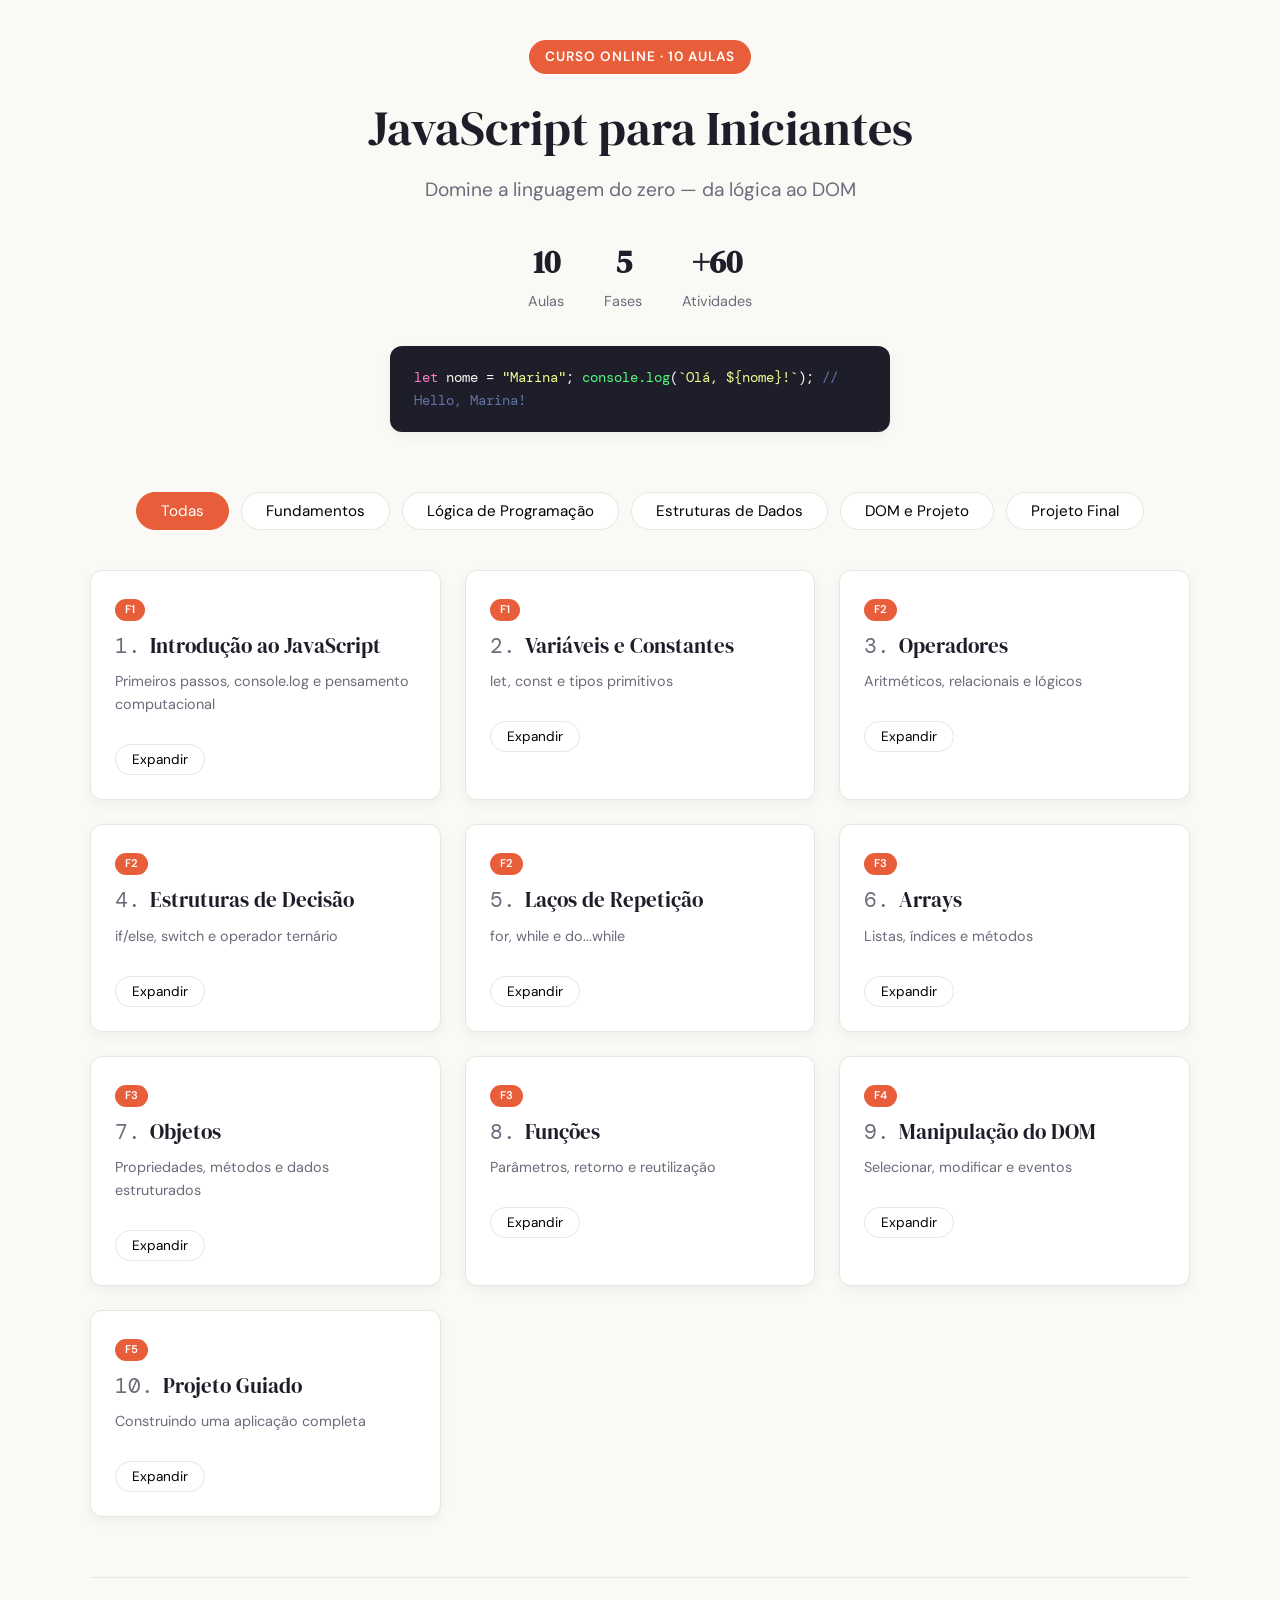
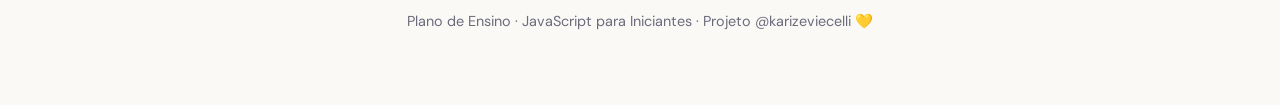
<file: planoensino.html>
<!DOCTYPE html>
<html lang="pt-BR">
<head>
  <meta charset="UTF-8">
  <meta name="viewport" content="width=device-width, initial-scale=1.0">
  <title>Plano de Ensino · JavaScript para Iniciantes</title>
  <link rel="preconnect" href="https://fonts.googleapis.com">
  <link rel="preconnect" href="https://fonts.gstatic.com" crossorigin>
  <link href="https://fonts.googleapis.com/css2?family=DM+Serif+Display:ital@0;1&family=DM+Sans:opsz,wght@9..40,400;9..40,600&family=DM+Mono:wght@400&display=swap" rel="stylesheet">
  <style>
    :root {
      --bg: #faf9f6;
      --surface: #ffffff;
      --text: #1e1e2a;
      --text-muted: #6b6b7b;
      --accent: #e85d3a;
      --border: #e8e6e0;
      --radius: 12px;
      --shadow: 0 4px 12px rgba(0, 0, 0, 0.05);
    }
    * {
      box-sizing: border-box;
      margin: 0;
      padding: 0;
    }
    body {
      background: var(--bg);
      color: var(--text);
      font-family: 'DM Sans', sans-serif;
      line-height: 1.6;
      padding: 0 20px;
    }
    h1, h2, h3, h4, h5, h6 {
      font-family: 'DM Serif Display', serif;
      font-weight: 400;
    }
    code {
      font-family: 'DM Mono', monospace;
      background: var(--border);
      padding: 0.2em 0.4em;
      border-radius: 4px;
      font-size: 0.9em;
    }
    .container {
      max-width: 1100px;
      margin: 0 auto;
      padding: 40px 0;
    }
    /* HERO */
    .hero {
      text-align: center;
      margin-bottom: 60px;
    }
    .badge {
      display: inline-block;
      background: var(--accent);
      color: #fff;
      font-size: 0.85rem;
      font-weight: 600;
      padding: 6px 16px;
      border-radius: 20px;
      text-transform: uppercase;
      letter-spacing: 1px;
      margin-bottom: 16px;
    }
    .hero h1 {
      font-size: 3rem;
      margin-bottom: 8px;
    }
    .hero .subtitle {
      font-size: 1.2rem;
      color: var(--text-muted);
      margin-bottom: 32px;
    }
    .stats {
      display: flex;
      justify-content: center;
      gap: 40px;
      margin-bottom: 32px;
    }
    .stat {
      text-align: center;
    }
    .stat .number {
      display: block;
      font-size: 2rem;
      font-weight: 600;
      font-family: 'DM Serif Display', serif;
    }
    .stat .label {
      font-size: 0.9rem;
      color: var(--text-muted);
    }
    .code-preview {
      background: #1e1e2a;
      color: #f8f8f2;
      padding: 20px 24px;
      border-radius: var(--radius);
      text-align: left;
      font-family: 'DM Mono', monospace;
      font-size: 0.9rem;
      max-width: 500px;
      margin: 0 auto;
      overflow-x: auto;
      box-shadow: var(--shadow);
    }
    .code-preview span.comment { color: #6272a4; }
    .code-preview span.keyword { color: #ff79c6; }
    .code-preview span.func { color: #50fa7b; }
    .code-preview span.string { color: #f1fa8c; }
    /* PHASE BAR */
    .phase-bar {
      display: flex;
      flex-wrap: wrap;
      justify-content: center;
      gap: 12px;
      margin-bottom: 40px;
    }
    .phase-btn {
      background: var(--surface);
      border: 1px solid var(--border);
      padding: 8px 24px;
      border-radius: 24px;
      font-family: 'DM Sans', sans-serif;
      font-size: 0.95rem;
      cursor: pointer;
      transition: all 0.2s;
    }
    .phase-btn:hover,
    .phase-btn.active {
      background: var(--accent);
      color: #fff;
      border-color: var(--accent);
    }
    /* LESSONS GRID */
    .aulas-grid {
      display: grid;
      grid-template-columns: repeat(auto-fill, minmax(300px, 1fr));
      gap: 24px;
    }
    .aula-card {
      background: var(--surface);
      border: 1px solid var(--border);
      border-radius: var(--radius);
      padding: 24px;
      box-shadow: var(--shadow);
      transition: all 0.2s;
      cursor: pointer;
    }
    .aula-card:hover {
      border-color: var(--accent);
    }
    .aula-card .phase-tag {
      display: inline-block;
      background: var(--accent);
      color: #fff;
      font-size: 0.7rem;
      padding: 2px 10px;
      border-radius: 12px;
      margin-bottom: 8px;
      font-weight: 600;
      text-transform: uppercase;
    }
    .aula-card h3 {
      font-size: 1.3rem;
      margin-bottom: 8px;
    }
    .aula-card h3 .num {
      color: var(--text-muted);
      font-family: 'DM Mono', monospace;
      margin-right: 4px;
    }
    .aula-card .sub {
      color: var(--text-muted);
      font-size: 0.9rem;
      margin-bottom: 16px;
    }
    .aula-card .expand-area {
      display: none;
      margin-top: 16px;
      border-top: 1px solid var(--border);
      padding-top: 16px;
    }
    .aula-card.expanded .expand-area {
      display: block;
    }
    .expand-area h4 {
      font-family: 'DM Sans', sans-serif;
      font-weight: 600;
      margin-bottom: 8px;
    }
    .expand-area ul {
      list-style: none;
      padding: 0;
    }
    .expand-area li {
      position: relative;
      padding-left: 20px;
      margin-bottom: 4px;
    }
    .expand-area li::before {
      content: '→';
      position: absolute;
      left: 0;
      color: var(--accent);
    }
    .expand-btn {
      background: none;
      border: 1px solid var(--border);
      padding: 6px 16px;
      border-radius: 20px;
      cursor: pointer;
      font-family: 'DM Sans', sans-serif;
      font-size: 0.85rem;
      margin-top: 12px;
      transition: all 0.2s;
    }
    .expand-btn:hover {
      background: var(--accent);
      color: #fff;
    }
    /* FOOTER */
    footer {
      text-align: center;
      padding: 32px 0;
      margin-top: 60px;
      border-top: 1px solid var(--border);
      color: var(--text-muted);
      font-size: 0.9rem;
    }
    footer strong {
      color: var(--text);
    }
    /* Responsive */
    @media (max-width: 600px) {
      .hero h1 { font-size: 2rem; }
      .stats { gap: 20px; }
      .stat .number { font-size: 1.5rem; }
      .aulas-grid { grid-template-columns: 1fr; }
    }
  </style>
</head>
<body>
  <div class="container">
    <!-- HERO -->
    <section class="hero">
      <span class="badge">Curso Online · 10 Aulas</span>
      <h1>JavaScript para Iniciantes</h1>
      <p class="subtitle">Domine a linguagem do zero — da lógica ao DOM</p>
      <div class="stats">
        <div class="stat">
          <span class="number">10</span>
          <span class="label">Aulas</span>
        </div>
        <div class="stat">
          <span class="number">5</span>
          <span class="label">Fases</span>
        </div>
        <div class="stat">
          <span class="number">+60</span>
          <span class="label">Atividades</span>
        </div>
      </div>
      <div class="code-preview">
        <span class="keyword">let</span> nome = <span class="string">"Marina"</span>;
        <span class="func">console.log</span>(<span class="string">`Olá, ${nome}!`</span>); <span class="comment">// Hello, Marina!</span>
      </div>
    </section>

    <!-- PHASE BAR -->
    <nav class="phase-bar" id="phaseBar">
      <button class="phase-btn active" data-phase="all">Todas</button>
      <button class="phase-btn" data-phase="f1">Fundamentos</button>
      <button class="phase-btn" data-phase="f2">Lógica de Programação</button>
      <button class="phase-btn" data-phase="f3">Estruturas de Dados</button>
      <button class="phase-btn" data-phase="f4">DOM e Projeto</button>
      <button class="phase-btn" data-phase="f5">Projeto Final</button>
    </nav>

    <!-- AULAS GRID -->
    <div class="aulas-grid" id="aulasGrid"></div>

    <!-- FOOTER -->
    <footer>
      Plano de Ensino · JavaScript para Iniciantes · Projeto @karizeviecelli 💛
    </footer>
  </div>

  <script>
    const aulasData = [
      {
        num: "1",
        titulo: "Introdução ao JavaScript",
        sub: "Primeiros passos, console.log e pensamento computacional",
        grupo: "f1",
        conteudo: [
          "O que é JavaScript?",
          "Ferramentas: navegador e editor",
          "Seu primeiro programa",
          "Sintaxe básica",
          "Console.log como depurador",
          "Pensamento computacional",
          "Comentários no código",
          "Boas práticas iniciais"
        ],
        pratica: [
          "Escreva 'Olá, Mundo!' no console",
          "Crie um programa que some dois números",
          "Use console.log para mostrar seu nome",
          "Comente três linhas de código",
          "Identifique um erro de sintaxe",
          "Explique o que é pensamento computacional"
        ],
        objetivo: [
          "Configurar ambiente de desenvolvimento",
          "Escrever código JavaScript básico",
          "Entender a função do console.log",
          "Aplicar princípios do pensamento computacional"
        ]
      },
      {
        num: "2",
        titulo: "Variáveis e Constantes",
        sub: "let, const e tipos primitivos",
        grupo: "f1",
        conteudo: [
          "Declaração de variáveis com let",
          "Declaração de constantes com const",
          "Tipos primitivos: string, number, boolean",
          "typeof para verificar tipos",
          "Conversão de tipos",
          "Escopo de variáveis",
          "Boas práticas de nomeação",
          "Diferenças entre var, let e const"
        ],
        pratica: [
          "Declare três variáveis com let e atribua valores",
          "Crie uma constante para PI",
          "Use typeof para cada tipo primitivo",
          "Converta string para número",
          "Teste escopo com bloco if",
          "Renomeie variáveis seguindo padrão camelCase"
        ],
        objetivo: [
          "Declarar variáveis e constantes",
          "Diferenciar tipos primitivos",
          "Utilizar typeof",
          "Compreender escopo e boas práticas"
        ]
      },
      {
        num: "3",
        titulo: "Operadores",
        sub: "Aritméticos, relacionais e lógicos",
        grupo: "f2",
        conteudo: [
          "Operadores aritméticos (+, -, *, /, %)",
          "Operadores relacionais (>, <, >=, <=, ==, ===, !=)",
          "Operadores lógicos (&&, ||, !)",
          "Precedência de operadores",
          "Operadores de atribuição",
          "Operador ternário",
          "Incremento e decremento",
          "Exercícios de expressões"
        ],
        pratica: [
          "Calcule a média de três notas",
          "Verifique se um número é par ou ímpar",
          "Combine duas condições com &&",
          "Use || para verificar se uma variável é válida",
          "Escreva expressão com operador ternário",
          "Analise precedência em uma expressão complexa"
        ],
        objetivo: [
          "Utilizar operadores aritméticos",
          "Comparar valores com relacionais",
          "Combinar condições com lógicos",
          "Resolver expressões respeitando precedência"
        ]
      },
      {
        num: "4",
        titulo: "Estruturas de Decisão",
        sub: "if/else, switch e operador ternário",
        grupo: "f2",
        conteudo: [
          "Estrutura if/else",
          "Múltiplos else if",
          "Switch case",
          "Operador ternário para decisões simples",
          "Aninhamento de estruturas",
          "Condições com lógicos combinados",
          "Truthy e falsy",
          "Boas práticas em decisões"
        ],
        pratica: [
          "Crie um sistema de notas (A, B, C)",
          "Use switch para dia da semana",
          "Resolva um problema com ternário",
          "Combine if com &&",
          "Verifique se um número está em um intervalo",
          "Reescreva if/else como switch"
        ],
        objetivo: [
          "Implementar if/else para decisões",
          "Utilizar switch para múltiplos casos",
          "Aplicar operador ternário",
          "Avaliar condições com truthy/falsy"
        ]
      },
      {
        num: "5",
        titulo: "Laços de Repetição",
        sub: "for, while e do...while",
        grupo: "f2",
        conteudo: [
          "Laço for: estrutura e uso",
          "Laço while: quando usar",
          "Laço do...while: execução garantida",
          "Controle de fluxo: break e continue",
          "Laços aninhados",
          "Iteração sobre arrays",
          "Laço for...in e for...of (introdução)",
          "Evitando loops infinitos"
        ],
        pratica: [
          "Imprima números de 1 a 10 com for",
          "Escreva while que soma até 100",
          "Use do...while para ler entrada",
          "Pare um loop com break",
          "Pule um número com continue",
          "Crie uma tabuada com laço aninhado"
        ],
        objetivo: [
          "Implementar laços for",
          "Diferenciar while de do...while",
          "Controlar fluxo com break e continue",
          "Iterar sobre arrays"
        ]
      },
      {
        num: "6",
        titulo: "Arrays",
        sub: "Listas, índices e métodos",
        grupo: "f3",
        conteudo: [
          "Criação e acesso a arrays",
          "Índices e comprimento (length)",
          "Métodos push, pop, shift, unshift",
          "Métodos slice, splice, concat",
          "Iteração com forEach",
          "Métodos map, filter, reduce",
          "Busca com indexOf e includes",
          "Arrays multidimensionais"
        ],
        pratica: [
          "Crie um array de frutas e liste-as",
          "Adicione e remova itens com push/pop",
          "Use slice para copiar parte do array",
          "Filtre números pares com filter",
          "Transforme array com map",
          "Calcule soma com reduce"
        ],
        objetivo: [
          "Criar e manipular arrays",
          "Usar métodos principais",
          "Iterar com forEach",
          "Aplicar map, filter e reduce"
        ]
      },
      {
        num: "7",
        titulo: "Objetos",
        sub: "Propriedades, métodos e dados estruturados",
        grupo: "f3",
        conteudo: [
          "Criação de objetos literais",
          "Propriedades e valores",
          "Acesso com notação de ponto e colchetes",
          "Métodos em objetos",
          "Objetos aninhados",
          "Iteração com for...in",
          "Object.keys, values, entries",
          "JSON.stringify e JSON.parse"
        ],
        pratica: [
          "Crie um objeto pessoa com nome, idade, cidade",
          "Adicione um método que cumprimente",
          "Acesse propriedades com colchetes",
          "Itere sobre o objeto com for...in",
          "Converta objeto para JSON",
          "Crie um array de objetos e filtre"
        ],
        objetivo: [
          "Criar e acessar objetos",
          "Incluir métodos",
          "Navegar por objetos aninhados",
          "Converter para JSON"
        ]
      },
      {
        num: "8",
        titulo: "Funções",
        sub: "Parâmetros, retorno e reutilização",
        grupo: "f3",
        conteudo: [
          "Declaração de função",
          "Parâmetros e argumentos",
          "Retorno com return",
          "Escopo em funções",
          "Arrow functions",
          "Funções como argumento (callbacks)",
          "Parâmetros rest e default",
          "Funções anônimas"
        ],
        pratica: [
          "Crie função que receba dois números e retorne soma",
          "Escreva função que verifique se um número é positivo",
          "Use arrow function para multiplicar",
          "Crie um callback para filtrar array",
          "Implemente função com parâmetro default",
          "Chame uma função dentro de outra"
        ],
        objetivo: [
          "Declarar funções com parâmetros",
          "Retornar valores",
          "Utilizar arrow functions",
          "Entender callbacks e escopo"
        ]
      },
      {
        num: "9",
        titulo: "Manipulação do DOM",
        sub: "Selecionar, modificar e eventos",
        grupo: "f4",
        conteudo: [
          "O que é o DOM?",
          "Selecionar elementos: getElementById, querySelector",
          "Modificar conteúdo: textContent, innerHTML",
          "Modificar atributos e classes",
          "Criar e remover elementos",
          "Eventos: click, mouseover, keydown",
          "Evento load e DOMContentLoaded",
          "Delegação de eventos"
        ],
        pratica: [
          "Selecione um elemento e mude seu texto",
          "Adicione uma classe a um elemento",
          "Crie um botão que muda cor de fundo",
          "Capture tecla pressionada",
          "Crie uma lista dinâmica com input",
          "Implemente delegação de evento"
        ],
        objetivo: [
          "Selecionar elementos do DOM",
          "Modificar conteúdo e estilo",
          "Responder a eventos",
          "Criar elementos dinamicamente"
        ]
      },
      {
        num: "10",
        titulo: "Projeto Guiado",
        sub: "Construindo uma aplicação completa",
        grupo: "f5",
        conteudo: [
          "Planejamento do projeto",
          "Estrutura HTML semântica",
          "Estilização responsiva",
          "Lógica JavaScript central",
          "Manipulação do DOM avançada",
          "Uso de localStorage",
          "Testes e depuração",
          "Publicação no GitHub Pages"
        ],
        pratica: [
          "Defina o tema do projeto",
          "Crie o esqueleto HTML",
          "Implemente funcionalidade de adicionar item",
          "Use localStorage para persistir dados",
          "Adicione filtro de itens",
          "Publique online"
        ],
        objetivo: [
          "Planejar um projeto completo",
          "Integrar HTML, CSS e JS",
          "Utilizar localStorage",
          "Publicar aplicação"
        ]
      }
    ];

    const grid = document.getElementById('aulasGrid');
    const phaseBtns = document.querySelectorAll('.phase-btn');
    let currentPhase = 'all';

    function renderAulas(phase) {
      const filtered = phase === 'all' ? aulasData : aulasData.filter(a => a.grupo === phase);
      grid.innerHTML = filtered.map(aula => `
        <div class="aula-card" data-grupo="${aula.grupo}">
          <span class="phase-tag">${aula.grupo}</span>
          <h3><span class="num">${aula.num}.</span> ${aula.titulo}</h3>
          <p class="sub">${aula.sub}</p>
          <div class="expand-area">
            <h4>Conteúdo</h4>
            <ul>${aula.conteudo.map(item => `<li>${item}</li>`).join('')}</ul>
            <h4>Prática</h4>
            <ul>${aula.pratica.map(item => `<li>${item}</li>`).join('')}</ul>
            <h4>Objetivos</h4>
            <ul>${aula.objetivo.map(item => `<li>${item}</li>`).join('')}</ul>
          </div>
          <button class="expand-btn" onclick="toggleExpand(this)">Expandir</button>
        </div>
      `).join('');
    }

    window.toggleExpand = function(btn) {
      const card = btn.closest('.aula-card');
      card.classList.toggle('expanded');
      btn.textContent = card.classList.contains('expanded') ? 'Recolher' : 'Expandir';
    };

    phaseBtns.forEach(btn => {
      btn.addEventListener('click', function() {
        phaseBtns.forEach(b => b.classList.remove('active'));
        this.classList.add('active');
        currentPhase = this.dataset.phase;
        renderAulas(currentPhase);
      });
    });

    // Initial render
    renderAulas('all');
  </script>
</body>
</html>
</file>
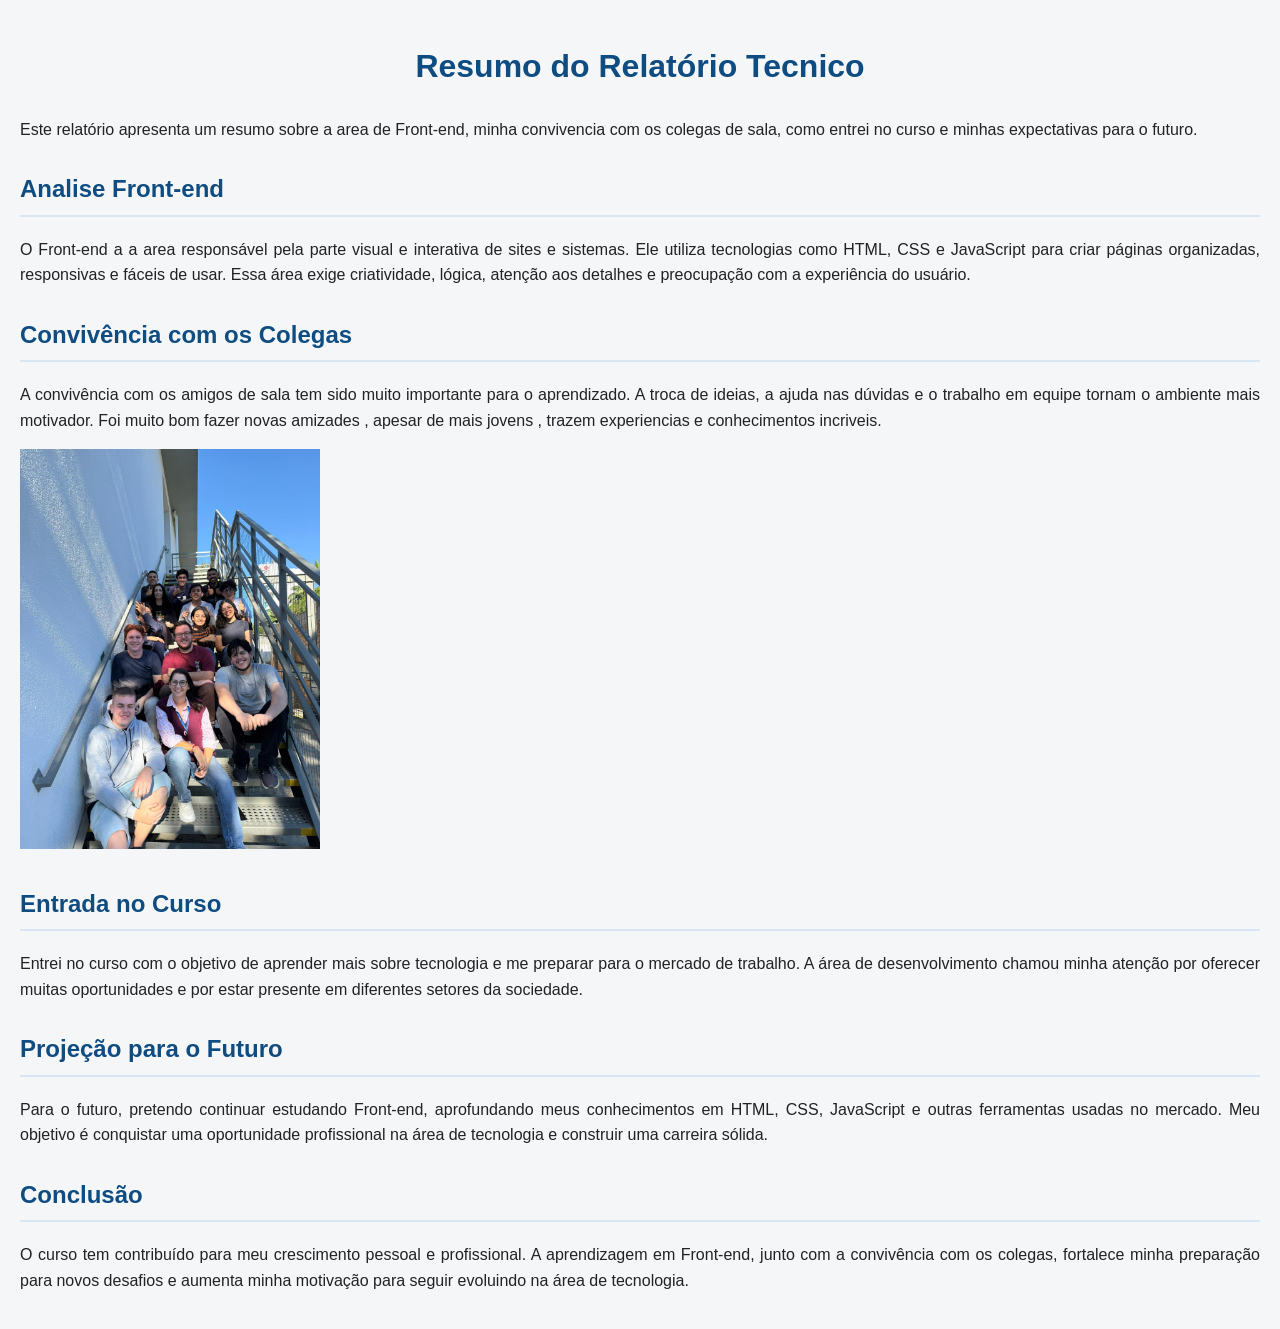
<file: Emerson-html/emerson.html>
<!DOCTYPE html>
<html lang="pt-BR">
<head>
  <meta charset="UTF-8">
  <meta name="viewport" content="width=device-width, initial-scale=1.0">
  <title>Resumo - Relatório Front-end</title>
  <link rel="stylesheet" href="css/emerson.css">
</head>

<body>
  <h1>Resumo do Relatório Tecnico</h1>

  <p>
    Este relatório apresenta um resumo sobre a area de Front-end, minha convivencia
    com os colegas de sala, como entrei no curso e minhas expectativas para o futuro.
  </p>

  <h2>Analise Front-end</h2>
  <p>
    O Front-end a a area responsável pela parte visual e interativa de sites e sistemas.
    Ele utiliza tecnologias como HTML, CSS e JavaScript para criar páginas organizadas,
    responsivas e fáceis de usar. Essa área exige criatividade, lógica, atenção aos
    detalhes e preocupação com a experiência do usuário.
  </p>

  <h2>Convivência com os Colegas</h2>
  <p>
    A convivência com os amigos de sala tem sido muito importante para o aprendizado.
    A troca de ideias, a ajuda nas dúvidas e o trabalho em equipe tornam o ambiente
    mais motivador. Foi muito bom fazer novas amizades , apesar de mais jovens , trazem experiencias e conhecimentos incriveis.
  </p>
     <img src="imagem/colegas.jpeg" class="foto" alt="Colega">
  <h2>Entrada no Curso</h2>
  <p>
    Entrei no curso com o objetivo de aprender mais sobre tecnologia e me preparar
    para o mercado de trabalho. A área de desenvolvimento chamou minha atenção por
    oferecer muitas oportunidades e por estar presente em diferentes setores da sociedade.
  </p>

  <h2>Projeção para o Futuro</h2>
  <p>
    Para o futuro, pretendo continuar estudando Front-end, aprofundando meus conhecimentos
    em HTML, CSS, JavaScript e outras ferramentas usadas no mercado. Meu objetivo é
    conquistar uma oportunidade profissional na área de tecnologia e construir uma
    carreira sólida.
  </p>

  <h2>Conclusão</h2>
  <p>
    O curso tem contribuído para meu crescimento pessoal e profissional. A aprendizagem
    em Front-end, junto com a convivência com os colegas, fortalece minha preparação
    para novos desafios e aumenta minha motivação para seguir evoluindo na área de tecnologia.
  </p>
</body>
</html>
</file>
<file: Emerson-html/css/emerson.css>
body {
  margin: 0;
  padding: 20px;
  font-family: Arial, Helvetica, sans-serif;
  background-color: #f4f6f8;
  color: #222;
  line-height: 1.6;
}

main {
  max-width: 900px;
  margin: 0 auto;
  padding: 30px;
  background-color: #ffffff;
  border-radius: 8px;
  box-shadow: 0 4px 14px rgba(0, 0, 0, 0.08);
}

h1 {
  text-align: center;
  color: #0f4c81;
  font-size: 32px;
  margin-bottom: 24px;
}


h2 {
  color: #0f4c81;
  font-size: 24px;
  margin-top: 28px;
  border-bottom: 2px solid #d9e6f2;
  padding-bottom: 6px;
}

p {
  font-size: 16px;
  text-align: justify;
}

/* Responsivo para tablets */
@media (max-width: 768px) {
  body {
    padding: 14px;
  }

  main {
    padding: 22px;
  }

  h1 {
    font-size: 26px;
  }

  h2 {
    font-size: 21px;
  }

  p {
    font-size: 15px;
  }
}

/* Responsivo para celulares */
@media (max-width: 480px) {
  body {
    padding: 10px;
  }

  main {
    padding: 18px;
    border-radius: 6px;
  }

  h1 {
    font-size: 22px;
  }

  h2 {
    font-size: 18px;
  }

  p {
    font-size: 14px;
    text-align: left;
  }
}
.foto {
    width: 300px;
    height: auto;
}
</file>
